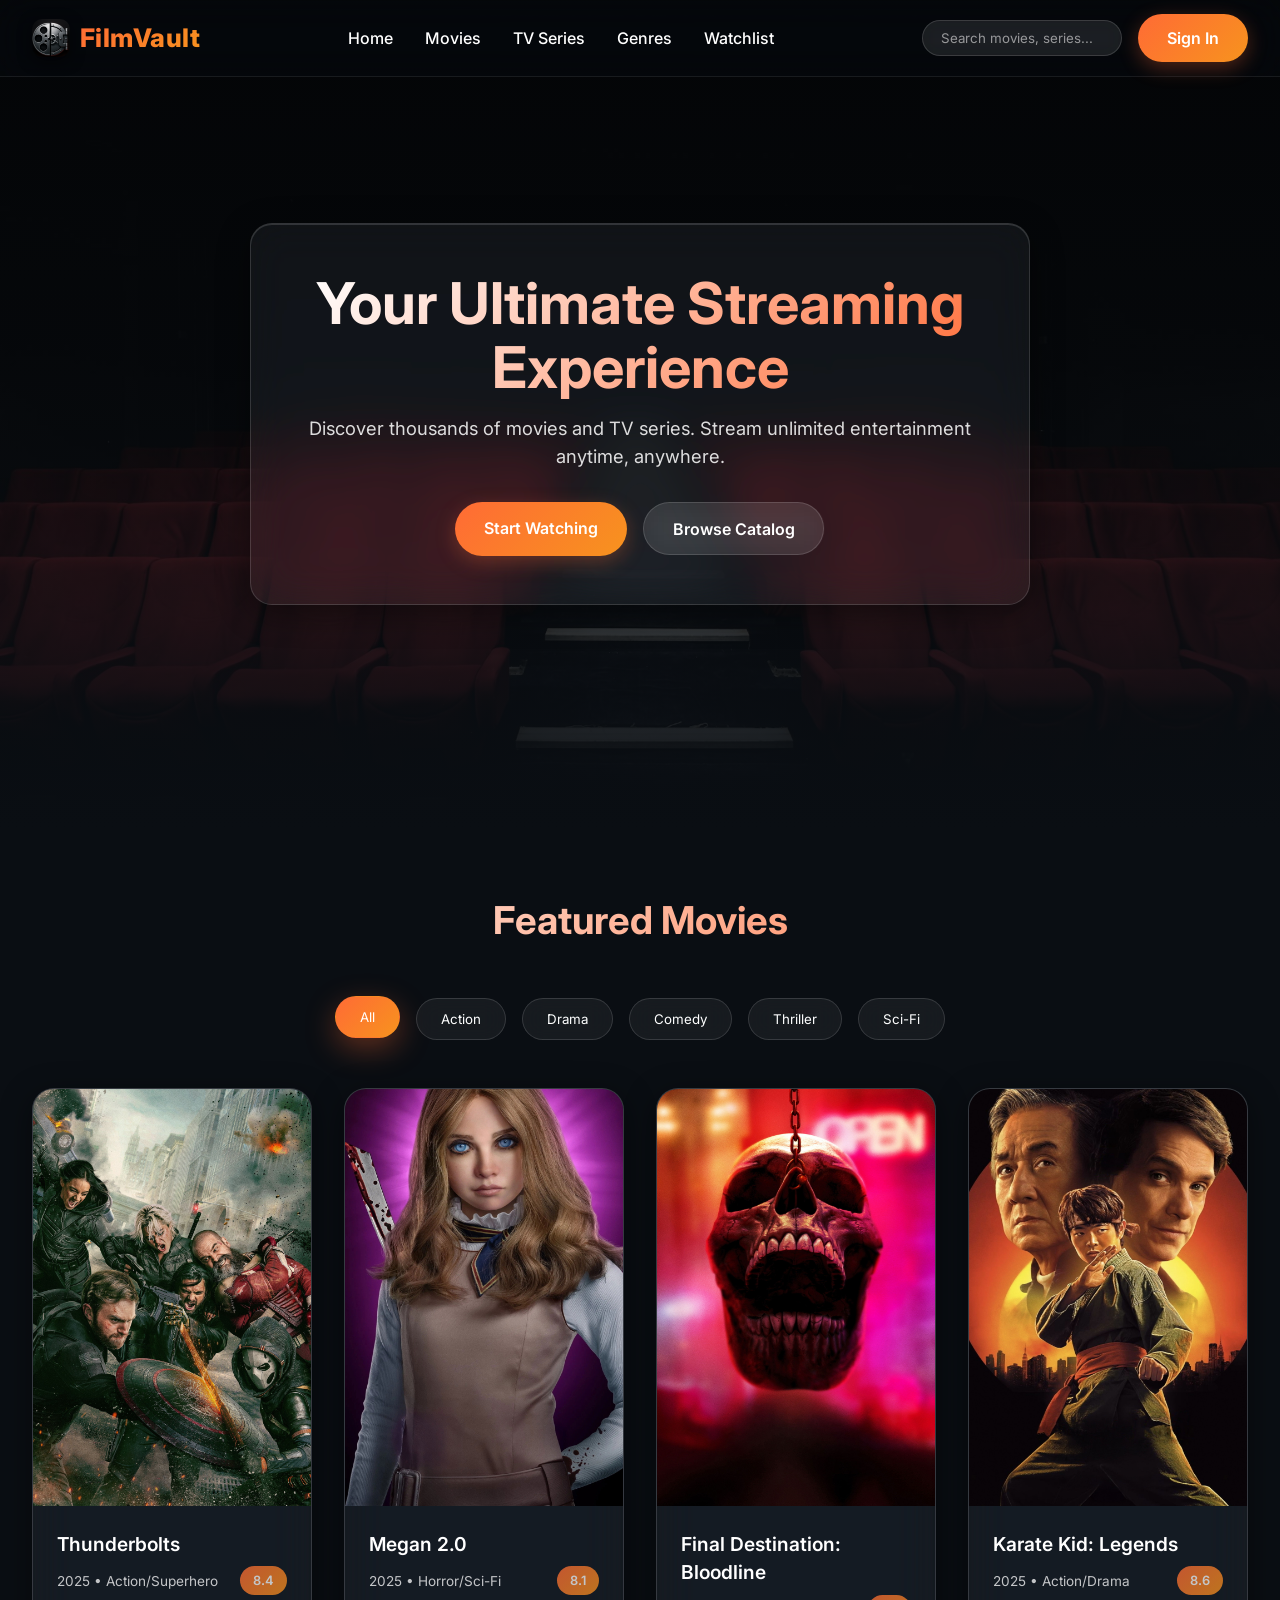
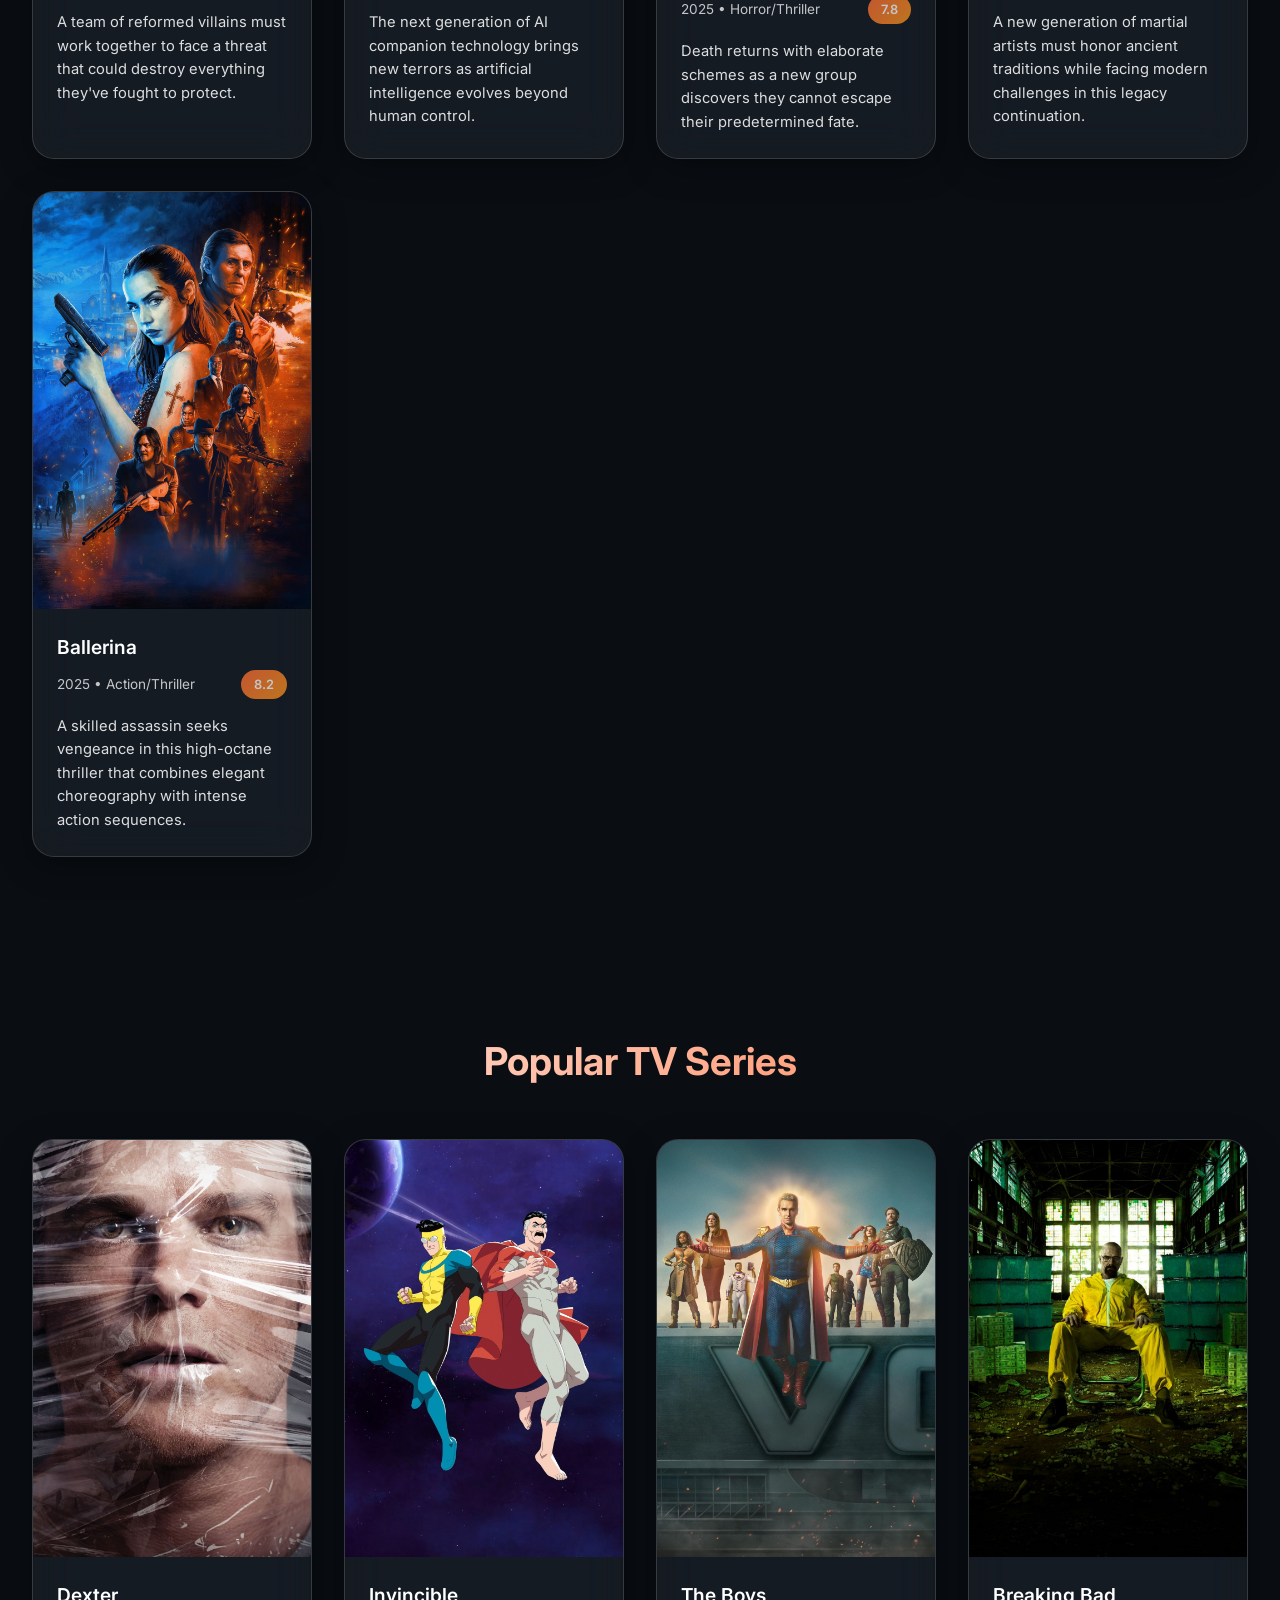
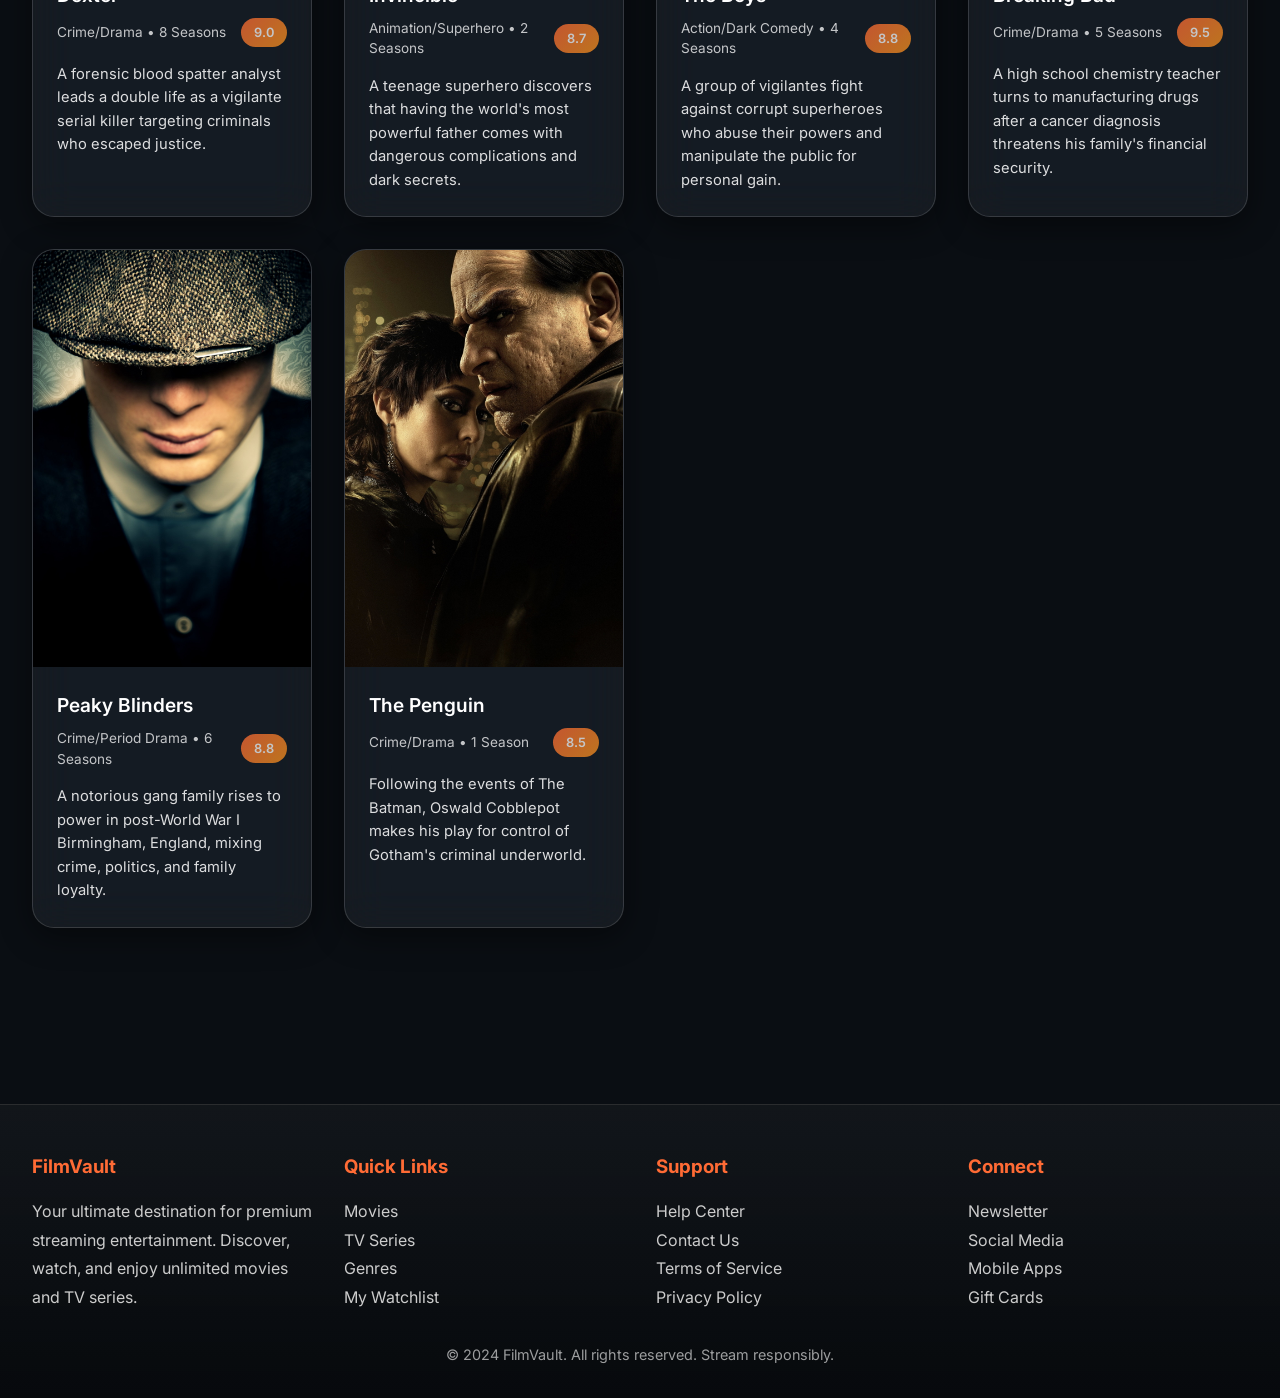
<file: index.html>
<!DOCTYPE html>
<html lang="en">
<head>
    <meta charset="UTF-8">
    <meta name="viewport" content="width=device-width, initial-scale=1.0">
    <title>FilmVault - Your Ultimate Streaming Experience</title>
    <link rel="preconnect" href="https://fonts.googleapis.com">
    <link rel="preconnect" href="https://fonts.gstatic.com" crossorigin>
    <link href="https://fonts.googleapis.com/css2?family=Inter:wght@400;500;600;700;800&display=swap" rel="stylesheet">
    <link rel="stylesheet" href="assets/css/style.css">
</head>
<body>
    <!-- Header -->
    <header class="header">
        <nav class="navbar">
            <div class="logo">
                <img src="assets/images/logo-icon.png" alt="" class="logo-icon">
                <span class="logo-text">FilmVault</span>
            </div>
            <ul class="nav-menu">
                <li><a href="#home">Home</a></li>
                <li><a href="#movies">Movies</a></li>
                <li><a href="#series">TV Series</a></li>
                <li><a href="genre.html">Genres</a></li>
                <li><a href="watchlist.html">Watchlist</a></li>
            </ul>
            <div class="search-container">
                <input type="text" class="search-box" placeholder="Search movies, series...">
                <button class="btn btn-primary">Sign In</button>
            </div>
        </nav>
    </header>

    <!-- Hero Section -->
    <section id="home" class="hero">
        <div class="hero-content glass">
            <h1>Your Ultimate Streaming Experience</h1>
            <p>Discover thousands of movies and TV series. Stream unlimited entertainment anytime, anywhere.</p>
            <div class="cta-buttons">
                <a href="#movies" class="btn btn-primary">Start Watching</a>
                <a href="#browse" class="btn btn-secondary">Browse Catalog</a>
            </div>
        </div>
    </section>

    <!-- Featured Movies -->
    <section id="movies" class="section">
        <h2>Featured Movies</h2>
        <div class="categories">
            <button class="category-btn active">All</button>
            <button class="category-btn">Action</button>
            <button class="category-btn">Drama</button>
            <button class="category-btn">Comedy</button>
            <button class="category-btn">Thriller</button>
            <button class="category-btn">Sci-Fi</button>
        </div>
        <div class="content-grid" id="movies-grid">
            <div class="content-card">
                <div class="card-image">
                    <img src="assets/images/posters/thunderbolts.jpg" alt="Thunderbolts Poster">
                </div>
                <div class="card-content">
                    <h3 class="card-title">Thunderbolts</h3>
                    <div class="card-meta">
                        <span>2025 • Action/Superhero</span>
                        <span class="rating">8.4</span>
                    </div>
                    <p class="card-description">A team of reformed villains must work together to face a threat that could destroy everything they've fought to protect.</p>
                </div>
            </div>
            <div class="content-card">
                <div class="card-image">
                    <img src="assets/images/posters/m3gan-2.jpg" alt="Megan 2.0 Poster">
                </div>
                <div class="card-content">
                    <h3 class="card-title">Megan 2.0</h3>
                    <div class="card-meta">
                        <span>2025 • Horror/Sci-Fi</span>
                        <span class="rating">8.1</span>
                    </div>
                    <p class="card-description">The next generation of AI companion technology brings new terrors as artificial intelligence evolves beyond human control.</p>
                </div>
            </div>
            <div class="content-card">
                <div class="card-image">
                    <img src="assets/images/posters/bloodlines.jpg" alt="Bloodline Poster">
                </div>
                <div class="card-content">
                    <h3 class="card-title">Final Destination: Bloodline</h3>
                    <div class="card-meta">
                        <span>2025 • Horror/Thriller</span>
                        <span class="rating">7.8</span>
                    </div>
                    <p class="card-description">Death returns with elaborate schemes as a new group discovers they cannot escape their predetermined fate.</p>
                </div>
            </div>
            <div class="content-card">
                <div class="card-image">
                    <img src="assets/images/posters/karate-kid-legends.jpg" alt="Karate Kid Legends Poster">
                </div>
                <div class="card-content">
                    <h3 class="card-title">Karate Kid: Legends</h3>
                    <div class="card-meta">
                        <span>2025 • Action/Drama</span>
                        <span class="rating">8.6</span>
                    </div>
                    <p class="card-description">A new generation of martial artists must honor ancient traditions while facing modern challenges in this legacy continuation.</p>
                </div>
            </div>
            <div class="content-card">
                <div class="card-image">
                    <img src="assets/images/posters/ballerina.jpg" alt="Ballerina Poster">
                </div>
                <div class="card-content">
                    <h3 class="card-title">Ballerina</h3>
                    <div class="card-meta">
                        <span>2025 • Action/Thriller</span>
                        <span class="rating">8.2</span>
                    </div>
                    <p class="card-description">A skilled assassin seeks vengeance in this high-octane thriller that combines elegant choreography with intense action sequences.</p>
                </div>
            </div>
        </div>
    </section>

    <!-- TV Series -->
    <section id="series" class="section">
        <h2>Popular TV Series</h2>
        <div class="content-grid" id="series-grid">
            <div class="content-card">
                <div class="card-image">
                    <img src="assets/images/posters/dexter.jpg" alt="Dexter Poster">
                </div>
                <div class="card-content">
                    <h3 class="card-title">Dexter</h3>
                    <div class="card-meta">
                        <span>Crime/Drama • 8 Seasons</span>
                        <span class="rating">9.0</span>
                    </div>
                    <p class="card-description">A forensic blood spatter analyst leads a double life as a vigilante serial killer targeting criminals who escaped justice.</p>
                </div>
            </div>
            <div class="content-card">
                <div class="card-image">
                    <img src="assets/images/posters/invincible.jpg" alt="Invincible Poster">
                </div>
                <div class="card-content">
                    <h3 class="card-title">Invincible</h3>
                    <div class="card-meta">
                        <span>Animation/Superhero • 2 Seasons</span>
                        <span class="rating">8.7</span>
                    </div>
                    <p class="card-description">A teenage superhero discovers that having the world's most powerful father comes with dangerous complications and dark secrets.</p>
                </div>
            </div>
            <div class="content-card">
                <div class="card-image">
                    <img src="assets/images/posters/the-boys.jpg" alt="The Boys Poster">
                </div>
                <div class="card-content">
                    <h3 class="card-title">The Boys</h3>
                    <div class="card-meta">
                        <span>Action/Dark Comedy • 4 Seasons</span>
                        <span class="rating">8.8</span>
                    </div>
                    <p class="card-description">A group of vigilantes fight against corrupt superheroes who abuse their powers and manipulate the public for personal gain.</p>
                </div>
            </div>
            <div class="content-card">
                <div class="card-image">
                    <img src="assets/images/posters/breaking-bad.jpg" alt="Breaking Bad Poster">
                </div>
                <div class="card-content">
                    <h3 class="card-title">Breaking Bad</h3>
                    <div class="card-meta">
                        <span>Crime/Drama • 5 Seasons</span>
                        <span class="rating">9.5</span>
                    </div>
                    <p class="card-description">A high school chemistry teacher turns to manufacturing drugs after a cancer diagnosis threatens his family's financial security.</p>
                </div>
            </div>
            <div class="content-card">
                <div class="card-image">
                    <img src="assets/images/posters/peaky-blinders.jpg" alt="Peaky Blinders Poster">
                </div>
                <div class="card-content">
                    <h3 class="card-title">Peaky Blinders</h3>
                    <div class="card-meta">
                        <span>Crime/Period Drama • 6 Seasons</span>
                        <span class="rating">8.8</span>
                    </div>
                    <p class="card-description">A notorious gang family rises to power in post-World War I Birmingham, England, mixing crime, politics, and family loyalty.</p>
                </div>
            </div>
            <div class="content-card">
                <div class="card-image">
                    <img src="assets/images/posters/the-penguin.jpg" alt="The Penguin Poster">
                </div>
                <div class="card-content">
                    <h3 class="card-title">The Penguin</h3>
                    <div class="card-meta">
                        <span>Crime/Drama • 1 Season</span>
                        <span class="rating">8.5</span>
                    </div>
                    <p class="card-description">Following the events of The Batman, Oswald Cobblepot makes his play for control of Gotham's criminal underworld.</p>
                </div>
            </div>
        </div>
    </section>

    <!-- Footer -->
    <footer class="footer">
        <div class="footer-content">
            <div class="footer-section">
                <h3>FilmVault</h3>
                <p>Your ultimate destination for premium streaming entertainment. Discover, watch, and enjoy unlimited movies and TV series.</p>
            </div>
            <div class="footer-section">
                <h3>Quick Links</h3>
                <p><a href="#movies">Movies</a></p>
                <p><a href="#series">TV Series</a></p>
                <p><a href="genre.html">Genres</a></p>
                <p><a href="watchlist.html">My Watchlist</a></p>
            </div>
            <div class="footer-section">
                <h3>Support</h3>
                <p><a href="#">Help Center</a></p>
                <p><a href="#">Contact Us</a></p>
                <p><a href="#">Terms of Service</a></p>
                <p><a href="#">Privacy Policy</a></p>
            </div>
            <div class="footer-section">
                <h3>Connect</h3>
                <p><a href="#">Newsletter</a></p>
                <p><a href="#">Social Media</a></p>
                <p><a href="#">Mobile Apps</a></p>
                <p><a href="#">Gift Cards</a></p>
            </div>
        </div>
        <p>© 2024 FilmVault. All rights reserved. Stream responsibly.</p>
    </footer>

    <script src="assets/js/script.js"></script>
</body>
</html>
</file>
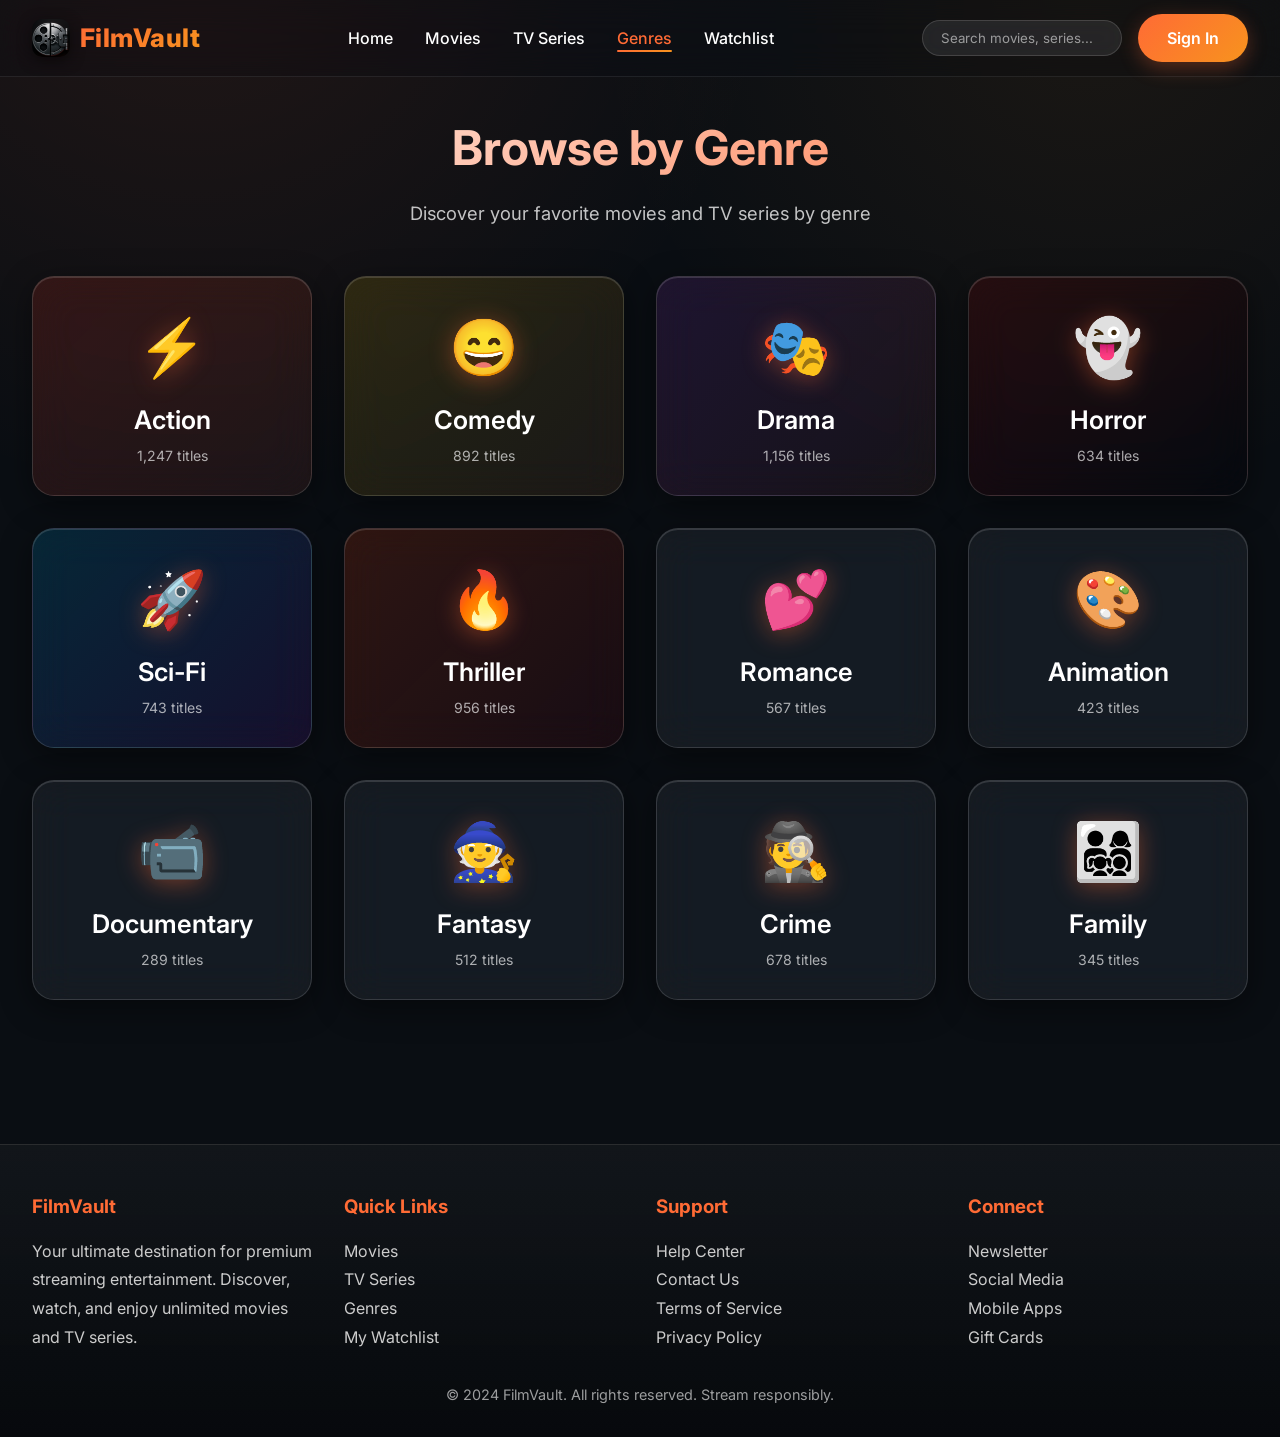
<file: genre.html>
<!DOCTYPE html>
<html lang="en">
<head>
    <meta charset="UTF-8">
    <meta name="viewport" content="width=device-width, initial-scale=1.0">
    <title>FilmVault - Browse by Genre</title>
    <link rel="preconnect" href="https://fonts.googleapis.com">
    <link rel="preconnect" href="https://fonts.gstatic.com" crossorigin>
    <link href="https://fonts.googleapis.com/css2?family=Inter:wght@400;500;600;700;800&display=swap" rel="stylesheet">
    <link rel="stylesheet" href="assets/css/style.css">
</head>
<body>
    <!-- Header -->
    <header class="header">
        <nav class="navbar">
            <div class="logo">
                <img src="assets/images/logo-icon.png" alt="" class="logo-icon">
                <span class="logo-text">FilmVault</span>
            </div>
            <ul class="nav-menu">
                <li><a href="index.html#home">Home</a></li>
                <li><a href="index.html#movies">Movies</a></li>
                <li><a href="index.html#series">TV Series</a></li>
                <li><a href="genre.html" class="active">Genres</a></li>
                <li><a href="watchlist.html">Watchlist</a></li>
            </ul>

            <div class="search-container">
                <input type="text" class="search-box" placeholder="Search movies, series...">
                <button class="btn btn-primary">Sign In</button>
            </div>
        </nav>
    </header>

    <!-- Main Content -->
    <main class="main-content">
        <h1 class="page-title">Browse by Genre</h1>
        <p class="page-subtitle">Discover your favorite movies and TV series by genre</p>

        <div class="genre-grid">
            <div class="genre-card action" onclick="location.href='index.html?genre=Action#movies'">
                <div class="genre-content">
                    <div class="genre-icon">⚡</div>
                    <h3 class="genre-title">Action</h3>
                    <p class="genre-count">1,247 titles</p>
                </div>
            </div>

            <div class="genre-card comedy" onclick="location.href='index.html?genre=Comedy#movies'">
                <div class="genre-content">
                    <div class="genre-icon">😄</div>
                    <h3 class="genre-title">Comedy</h3>
                    <p class="genre-count">892 titles</p>
                </div>
            </div>

            <div class="genre-card drama" onclick="location.href='index.html?genre=Drama#movies'">
                <div class="genre-content">
                    <div class="genre-icon">🎭</div>
                    <h3 class="genre-title">Drama</h3>
                    <p class="genre-count">1,156 titles</p>
                </div>
            </div>

            <div class="genre-card horror" onclick="location.href='index.html?genre=Horror#movies'">
                <div class="genre-content">
                    <div class="genre-icon">👻</div>
                    <h3 class="genre-title">Horror</h3>
                    <p class="genre-count">634 titles</p>
                </div>
            </div>

            <div class="genre-card sci-fi" onclick="location.href='index.html?genre=Sci-Fi#movies'">
                <div class="genre-content">
                    <div class="genre-icon">🚀</div>
                    <h3 class="genre-title">Sci-Fi</h3>
                    <p class="genre-count">743 titles</p>
                </div>
            </div>

            <div class="genre-card thriller" onclick="location.href='index.html?genre=Thriller#movies'">
                <div class="genre-content">
                    <div class="genre-icon">🔥</div>
                    <h3 class="genre-title">Thriller</h3>
                    <p class="genre-count">956 titles</p>
                </div>
            </div>

            <div class="genre-card" onclick="location.href='index.html?genre=Romance#movies'">
                <div class="genre-content">
                    <div class="genre-icon">💕</div>
                    <h3 class="genre-title">Romance</h3>
                    <p class="genre-count">567 titles</p>
                </div>
            </div>

            <div class="genre-card" onclick="location.href='index.html?genre=Animation#movies'">
                <div class="genre-content">
                    <div class="genre-icon">🎨</div>
                    <h3 class="genre-title">Animation</h3>
                    <p class="genre-count">423 titles</p>
                </div>
            </div>

            <div class="genre-card" onclick="location.href='index.html?genre=Documentary#movies'">
                <div class="genre-content">
                    <div class="genre-icon">📹</div>
                    <h3 class="genre-title">Documentary</h3>
                    <p class="genre-count">289 titles</p>
                </div>
            </div>

            <div class="genre-card" onclick="location.href='index.html?genre=Fantasy#movies'">
                <div class="genre-content">
                    <div class="genre-icon">🧙</div>
                    <h3 class="genre-title">Fantasy</h3>
                    <p class="genre-count">512 titles</p>
                </div>
            </div>

            <div class="genre-card" onclick="location.href='index.html?genre=Crime#movies'">
                <div class="genre-content">
                    <div class="genre-icon">🕵️</div>
                    <h3 class="genre-title">Crime</h3>
                    <p class="genre-count">678 titles</p>
                </div>
            </div>

            <div class="genre-card" onclick="location.href='index.html?genre=Family#movies'">
                <div class="genre-content">
                    <div class="genre-icon">👨‍👩‍👧‍👦</div>
                    <h3 class="genre-title">Family</h3>
                    <p class="genre-count">345 titles</p>
                </div>
            </div>
        </div>
    </main>

    <!-- Footer -->
    <footer class="footer">
        <div class="footer-content">
            <div class="footer-section">
                <h3>FilmVault</h3>
                <p>Your ultimate destination for premium streaming entertainment. Discover, watch, and enjoy unlimited movies and TV series.</p>
            </div>
            <div class="footer-section">
                <h3>Quick Links</h3>
                <p><a href="index.html#movies">Movies</a></p>
                <p><a href="index.html#series">TV Series</a></p>
                <p><a href="genre.html">Genres</a></p>
                <p><a href="watchlist.html">My Watchlist</a></p>

            </div>
            <div class="footer-section">
                <h3>Support</h3>
                <p><a href="#">Help Center</a></p>
                <p><a href="#">Contact Us</a></p>
                <p><a href="#">Terms of Service</a></p>
                <p><a href="#">Privacy Policy</a></p>
            </div>
            <div class="footer-section">
                <h3>Connect</h3>
                <p><a href="#">Newsletter</a></p>
                <p><a href="#">Social Media</a></p>
                <p><a href="#">Mobile Apps</a></p>
                <p><a href="#">Gift Cards</a></p>
            </div>
        </div>
        <p>© 2024 FilmVault. All rights reserved. Stream responsibly.</p>
    </footer>
</body>
</html>
</file>
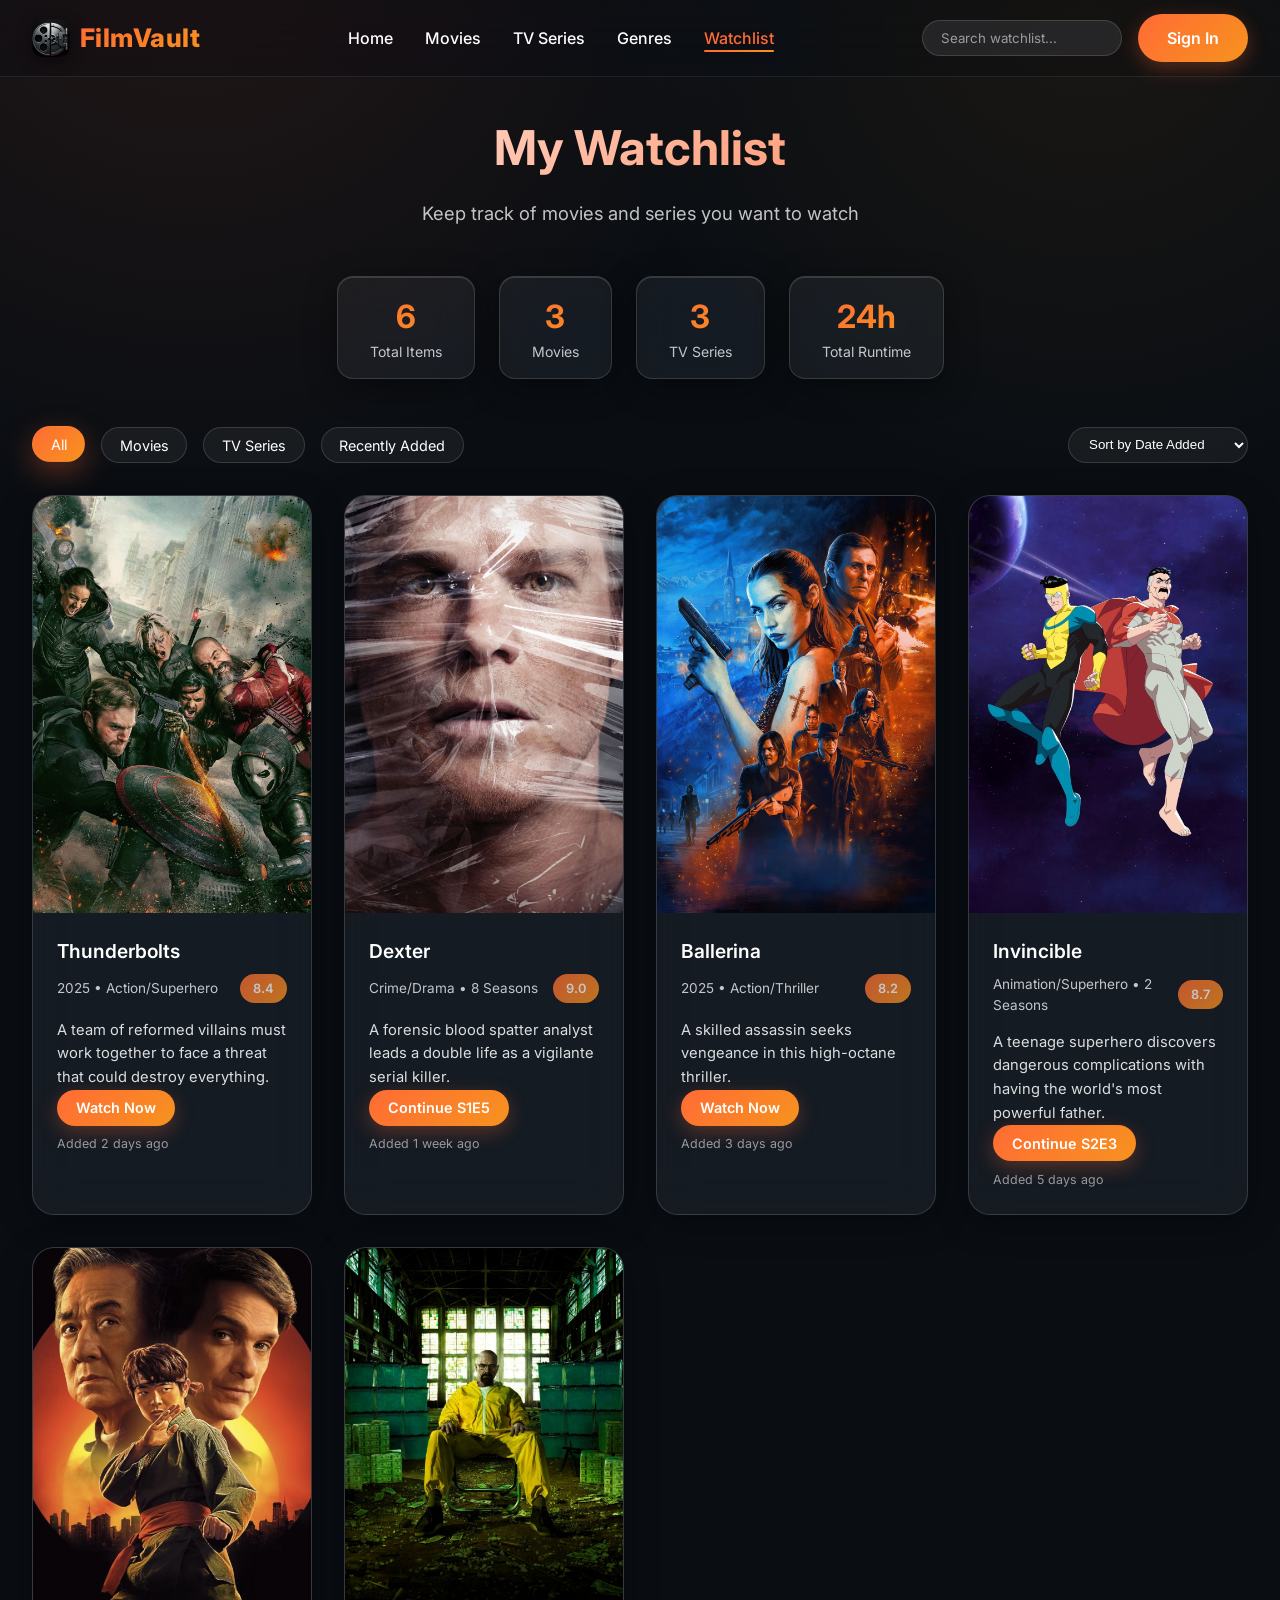
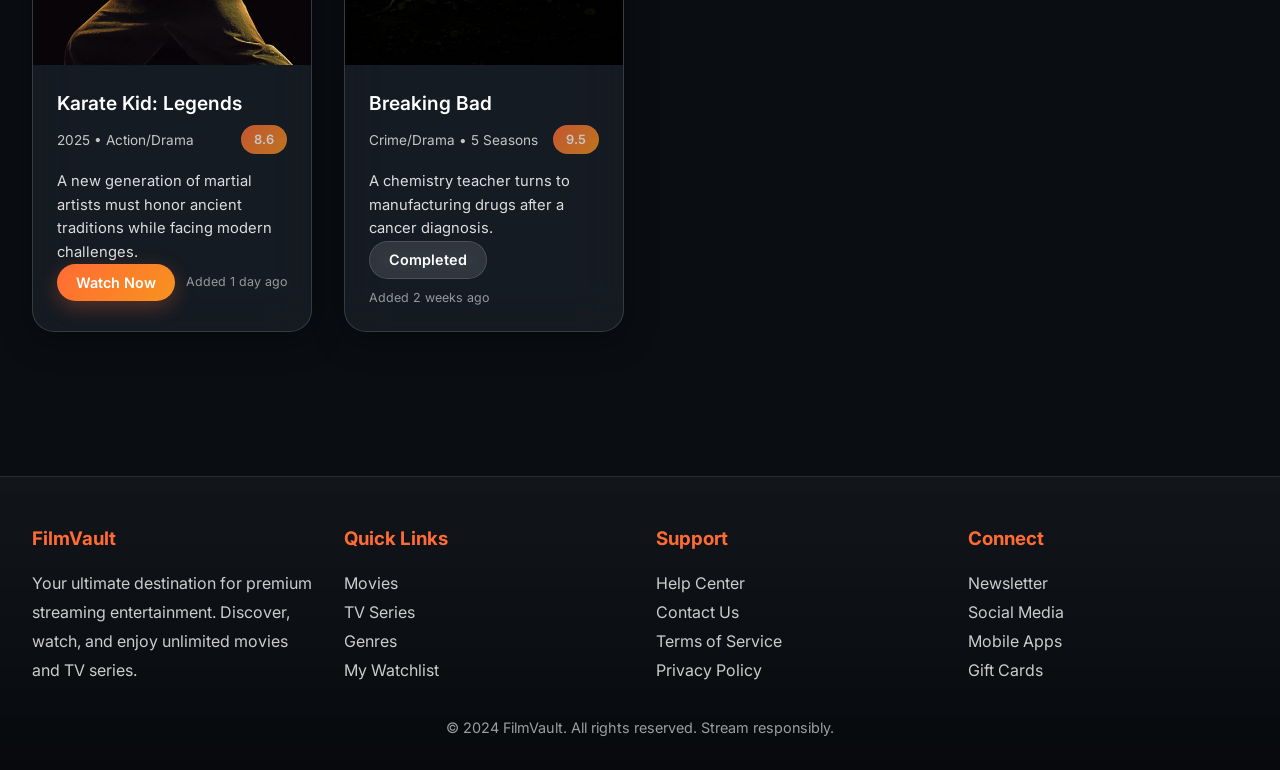
<file: watchlist.html>
<!DOCTYPE html>
<html lang="en">
<head>
    <meta charset="UTF-8">
    <meta name="viewport" content="width=device-width, initial-scale=1.0">
    <title>FilmVault - My Watchlist</title>
    <link rel="preconnect" href="https://fonts.googleapis.com">
    <link rel="preconnect" href="https://fonts.gstatic.com" crossorigin>
    <link href="https://fonts.googleapis.com/css2?family=Inter:wght@400;500;600;700;800&display=swap" rel="stylesheet">
    <link rel="stylesheet" href="assets/css/style.css">
</head>
<body>
    <!-- Header -->
    <header class="header">
        <nav class="navbar">
            <div class="logo">
                <img src="assets/images/logo-icon.png" alt="" class="logo-icon">
                <span class="logo-text">FilmVault</span>
            </div>
           <ul class="nav-menu">
                <li><a href="index.html#home">Home</a></li>
                <li><a href="index.html#movies">Movies</a></li>
                <li><a href="index.html#series">TV Series</a></li>
                <li><a href="genre.html">Genres</a></li>
                <li><a href="watchlist.html" class="active">Watchlist</a></li>
            </ul>

            <div class="search-container">
                <input type="text" class="search-box" placeholder="Search watchlist...">
                <button class="btn btn-primary">Sign In</button>
            </div>
        </nav>
    </header>

    <!-- Main Content -->
    <main class="main-content">
        <div class="page-header">
            <h1 class="page-title">My Watchlist</h1>
            <p class="page-subtitle">Keep track of movies and series you want to watch</p>
            
            <div class="watchlist-stats">
                <div class="stat-item">
                    <div class="stat-number" id="statTotalItems">12</div>
                    <div class="stat-label">Total Items</div>
                </div>
                <div class="stat-item">
                    <div class="stat-number" id="statMovies">8</div>
                    <div class="stat-label">Movies</div>
                </div>
                <div class="stat-item">
                    <div class="stat-number" id="statSeries">4</div>
                    <div class="stat-label">TV Series</div>
                </div>
                <div class="stat-item">
                    <div class="stat-number">24h</div>
                    <div class="stat-label">Total Runtime</div>
                </div>
            </div>
        </div>

        <!-- Filter Bar -->
        <div class="filter-bar">
            <div class="filter-options">
                <button class="filter-btn active" data-filter="all">All</button>
                <button class="filter-btn" data-filter="movie">Movies</button>
                <button class="filter-btn" data-filter="series">TV Series</button>
                <button class="filter-btn" data-filter="recent">Recently Added</button>
            </div>
            <select class="sort-dropdown" id="sortDropdown">
                <option value="date-added">Sort by Date Added</option>
                <option value="title">Sort by Title</option>
                <option value="rating">Sort by Rating</option>
                <option value="year">Sort by Release Year</option>
            </select>
        </div>

        <!-- Watchlist Grid -->
        <div class="watchlist-grid" id="watchlistGrid">
            <div class="watchlist-card" data-id="thunderbolts" data-type="movie" data-year="2025" data-added-days="2">
                <div class="card-image">
                    <img src="assets/images/posters/thunderbolts.jpg" alt="Thunderbolts">
                    <div class="card-overlay">
                        <button class="play-button">▶</button>
                    </div>
                    <div class="card-actions">
                        <button class="btn btn-remove">Remove</button>
                    </div>
                </div>
                <div class="card-content">
                    <h3 class="card-title">Thunderbolts</h3>
                    <div class="card-meta">
                        <span>2025 • Action/Superhero</span>
                        <span class="rating">8.4</span>
                    </div>
                    <p class="card-description">A team of reformed villains must work together to face a threat that could destroy everything.</p>
                    <div class="card-footer">
                        <button class="btn btn-primary">Watch Now</button>
                        <span class="date-added">Added 2 days ago</span>
                    </div>
                </div>
            </div>

            <div class="watchlist-card" data-id="dexter" data-type="series" data-year="2006" data-added-days="7">
                <div class="card-image">
                    <img src="assets/images/posters/dexter.jpg" alt="Dexter">
                    <div class="card-overlay">
                        <button class="play-button">▶</button>
                    </div>
                    <div class="card-actions">
                        <button class="btn btn-remove">Remove</button>
                    </div>
                </div>
                <div class="card-content">
                    <h3 class="card-title">Dexter</h3>
                    <div class="card-meta">
                        <span>Crime/Drama • 8 Seasons</span>
                        <span class="rating">9.0</span>
                    </div>
                    <p class="card-description">A forensic blood spatter analyst leads a double life as a vigilante serial killer.</p>
                    <div class="card-footer">
                        <button class="btn btn-primary">Continue S1E5</button>
                        <span class="date-added">Added 1 week ago</span>
                    </div>
                </div>
            </div>

            <div class="watchlist-card" data-id="ballerina" data-type="movie" data-year="2025" data-added-days="3">
                <div class="card-image">
                    <img src="assets/images/posters/ballerina.jpg" alt="Ballerina">
                    <div class="card-overlay">
                        <button class="play-button">▶</button>
                    </div>
                    <div class="card-actions">
                        <button class="btn btn-remove">Remove</button>
                    </div>
                </div>
                <div class="card-content">
                    <h3 class="card-title">Ballerina</h3>
                    <div class="card-meta">
                        <span>2025 • Action/Thriller</span>
                        <span class="rating">8.2</span>
                    </div>
                    <p class="card-description">A skilled assassin seeks vengeance in this high-octane thriller.</p>
                    <div class="card-footer">
                        <button class="btn btn-primary">Watch Now</button>
                        <span class="date-added">Added 3 days ago</span>
                    </div>
                </div>
            </div>

            <div class="watchlist-card" data-id="invincible" data-type="series" data-year="2021" data-added-days="5">
                <div class="card-image">
                    <img src="assets/images/posters/invincible.jpg" alt="Invincible">
                    <div class="card-overlay">
                        <button class="play-button">▶</button>
                    </div>
                    <div class="card-actions">
                        <button class="btn btn-remove">Remove</button>
                    </div>
                </div>
                <div class="card-content">
                    <h3 class="card-title">Invincible</h3>
                    <div class="card-meta">
                        <span>Animation/Superhero • 2 Seasons</span>
                        <span class="rating">8.7</span>
                    </div>
                    <p class="card-description">A teenage superhero discovers dangerous complications with having the world's most powerful father.</p>
                    <div class="card-footer">
                        <button class="btn btn-primary">Continue S2E3</button>
                        <span class="date-added">Added 5 days ago</span>
                    </div>
                </div>
            </div>

            <div class="watchlist-card" data-id="karate-kid-legends" data-type="movie" data-year="2025" data-added-days="1">
                <div class="card-image">
                    <img src="assets/images/posters/karate-kid-legends.jpg" alt="Karate Kid: Legends">
                    <div class="card-overlay">
                        <button class="play-button">▶</button>
                    </div>
                    <div class="card-actions">
                        <button class="btn btn-remove">Remove</button>
                    </div>
                </div>
                <div class="card-content">
                    <h3 class="card-title">Karate Kid: Legends</h3>
                    <div class="card-meta">
                        <span>2025 • Action/Drama</span>
                        <span class="rating">8.6</span>
                    </div>
                    <p class="card-description">A new generation of martial artists must honor ancient traditions while facing modern challenges.</p>
                    <div class="card-footer">
                        <button class="btn btn-primary">Watch Now</button>
                        <span class="date-added">Added 1 day ago</span>
                    </div>
                </div>
            </div>

            <div class="watchlist-card" data-id="breaking-bad" data-type="series" data-year="2008" data-added-days="14">
                <div class="card-image">
                    <img src="assets/images/posters/breaking-bad.jpg" alt="Breaking Bad">
                    <div class="card-overlay">
                        <button class="play-button">▶</button>
                    </div>
                    <div class="card-actions">
                        <button class="btn btn-remove">Remove</button>
                    </div>
                </div>
                <div class="card-content">
                    <h3 class="card-title">Breaking Bad</h3>
                    <div class="card-meta">
                        <span>Crime/Drama • 5 Seasons</span>
                        <span class="rating">9.5</span>
                    </div>
                    <p class="card-description">A chemistry teacher turns to manufacturing drugs after a cancer diagnosis.</p>
                    <div class="card-footer">
                        <button class="btn btn-secondary">Completed</button>
                        <span class="date-added">Added 2 weeks ago</span>
                    </div>
                </div>
            </div>
        </div>

        <!-- Empty State (hidden when items exist) -->
        <div class="empty-state" id="emptyState" style="display: none;">
            <div class="empty-icon">📺</div>
            <h3 class="empty-title">Your watchlist is empty</h3>
            <p class="empty-description">Start adding movies and TV series you want to watch later</p>
            <a href="index.html" class="btn btn-primary">Browse Content</a>
        </div>
    </main>

    <!-- Footer -->
    <footer class="footer">
        <div class="footer-content">
            <div class="footer-section">
                <h3>FilmVault</h3>
                <p>Your ultimate destination for premium streaming entertainment. Discover, watch, and enjoy unlimited movies and TV series.</p>
            </div>
            <div class="footer-section">
                <h3>Quick Links</h3>
                <p><a href="index.html#movies">Movies</a></p>
                <p><a href="index.html#series">TV Series</a></p>
                <p><a href="genre.html">Genres</a></p>
                <p><a href="watchlist.html">My Watchlist</a></p>
            </div>

            <div class="footer-section">
                <h3>Support</h3>
                <p><a href="#">Help Center</a></p>
                <p><a href="#">Contact Us</a></p>
                <p><a href="#">Terms of Service</a></p>
                <p><a href="#">Privacy Policy</a></p>
            </div>
            <div class="footer-section">
                <h3>Connect</h3>
                <p><a href="#">Newsletter</a></p>
                <p><a href="#">Social Media</a></p>
                <p><a href="#">Mobile Apps</a></p>
                <p><a href="#">Gift Cards</a></p>
            </div>
        </div>
        <p>© 2024 FilmVault. All rights reserved. Stream responsibly.</p>
    </footer>

    <script src="assets/js/watchlist.js"></script>
</body>
</html>
</file>
<file: assets/css/style.css>
/* =========================================================
   FilmVault — shared stylesheet
   Design system: dark theme + "liquid glass" (frosted glass)
   surfaces. Loaded by index.html, genre.html, watchlist.html.
   ========================================================= */

*,
*::before,
*::after {
    margin: 0;
    padding: 0;
    box-sizing: border-box;
}

:root {
    --bg: #0a0e13;
    --accent-1: #ff6b35;
    --accent-2: #f7931e;
    --accent-gradient: linear-gradient(135deg, var(--accent-1), var(--accent-2));

    --glass-bg: rgba(255, 255, 255, 0.055);
    --glass-bg-strong: rgba(255, 255, 255, 0.09);
    --glass-border: rgba(255, 255, 255, 0.14);
    --glass-blur: blur(20px) saturate(180%);

    --radius-lg: 22px;
    --radius-md: 16px;
    --radius-sm: 12px;
    --radius-pill: 999px;

    --shadow-glass: 0 8px 32px rgba(0, 0, 0, 0.45), inset 0 1px 0 rgba(255, 255, 255, 0.14);
    --shadow-glass-hover: 0 24px 55px rgba(255, 107, 53, 0.28), inset 0 1px 0 rgba(255, 255, 255, 0.22);
    --shadow-accent: 0 10px 30px rgba(255, 107, 53, 0.35);

    --ease: cubic-bezier(0.4, 0, 0.2, 1);
}

html {
    scroll-behavior: smooth;
}

body {
    font-family: 'Inter', 'Segoe UI', Tahoma, Geneva, Verdana, sans-serif;
    background:
        radial-gradient(circle at 15% -10%, rgba(255, 107, 53, 0.10), transparent 40%),
        radial-gradient(circle at 85% 0%, rgba(247, 147, 30, 0.07), transparent 35%),
        var(--bg);
    background-attachment: fixed;
    color: #ffffff;
    overflow-x: hidden;
    line-height: 1.5;
}

::selection {
    background: var(--accent-1);
    color: #ffffff;
}

a {
    color: inherit;
}

button, input {
    font-family: inherit;
}

/* Generic glass surface utility */
.glass {
    background: var(--glass-bg);
    -webkit-backdrop-filter: var(--glass-blur);
    backdrop-filter: var(--glass-blur);
    border: 1px solid var(--glass-border);
    box-shadow: var(--shadow-glass);
}

/* ============ Header ============ */
.header {
    position: fixed;
    top: 0;
    width: 100%;
    background: rgba(10, 14, 19, 0.35);
    -webkit-backdrop-filter: blur(18px) saturate(160%);
    backdrop-filter: blur(18px) saturate(160%);
    border-bottom: 1px solid rgba(255, 255, 255, 0.08);
    z-index: 1000;
    transition: background 0.35s var(--ease), border-color 0.35s var(--ease);
}

.header.scrolled {
    background: rgba(10, 14, 19, 0.72);
    border-bottom-color: rgba(255, 255, 255, 0.12);
}

.navbar {
    display: flex;
    justify-content: space-between;
    align-items: center;
    padding: 0.9rem 2rem;
    max-width: 1400px;
    margin: 0 auto;
}

.logo {
    display: flex;
    align-items: center;
    gap: 0.6rem;
    font-size: 1.6rem;
    font-weight: 800;
    letter-spacing: 0.02em;
}

.logo-icon {
    width: 38px;
    height: 38px;
    border-radius: 10px;
    object-fit: cover;
    box-shadow: 0 4px 14px rgba(0, 0, 0, 0.5);
}

.logo-text {
    background: var(--accent-gradient);
    -webkit-background-clip: text;
    -webkit-text-fill-color: transparent;
    background-clip: text;
}

.nav-menu {
    display: flex;
    list-style: none;
    gap: 2rem;
}

.nav-menu a {
    position: relative;
    color: #ffffff;
    text-decoration: none;
    transition: color 0.3s ease;
    font-weight: 500;
    padding-bottom: 4px;
}

.nav-menu a::after {
    content: '';
    position: absolute;
    left: 0;
    bottom: 0;
    width: 0;
    height: 2px;
    background: var(--accent-gradient);
    border-radius: 2px;
    transition: width 0.3s var(--ease);
}

.nav-menu a:hover,
.nav-menu a.active {
    color: var(--accent-1);
}

.nav-menu a:hover::after,
.nav-menu a.active::after {
    width: 100%;
}

.search-container {
    display: flex;
    align-items: center;
    gap: 1rem;
}

.search-box {
    background: var(--glass-bg-strong);
    -webkit-backdrop-filter: blur(10px);
    backdrop-filter: blur(10px);
    border: 1px solid var(--glass-border);
    padding: 0.55rem 1.1rem;
    border-radius: var(--radius-pill);
    color: white;
    width: 200px;
    transition: width 0.3s var(--ease), background 0.3s var(--ease);
}

.search-box::placeholder {
    color: rgba(255, 255, 255, 0.55);
}

.search-box:focus {
    outline: none;
    width: 260px;
    background: rgba(255, 255, 255, 0.14);
    border-color: rgba(255, 107, 53, 0.4);
}

/* ============ Buttons ============ */
.btn {
    padding: 0.85rem 1.8rem;
    border: none;
    border-radius: var(--radius-pill);
    font-size: 1rem;
    font-weight: 600;
    cursor: pointer;
    transition: transform 0.3s var(--ease), box-shadow 0.3s var(--ease), background 0.3s var(--ease);
    text-decoration: none;
    display: inline-block;
}

.btn-primary {
    background: var(--accent-gradient);
    color: white;
    box-shadow: 0 6px 20px rgba(255, 107, 53, 0.3);
}

.btn-primary:hover {
    transform: translateY(-3px);
    box-shadow: var(--shadow-accent);
}

.btn-secondary {
    background: var(--glass-bg-strong);
    color: white;
    border: 1px solid var(--glass-border);
    -webkit-backdrop-filter: blur(12px);
    backdrop-filter: blur(12px);
}

.btn-secondary:hover {
    background: rgba(255, 255, 255, 0.16);
    transform: translateY(-3px);
    box-shadow: var(--shadow-glass-hover);
}

/* ============ Hero ============ */
.hero {
    position: relative;
    height: 92vh;
    min-height: 620px;
    background:
        linear-gradient(180deg, rgba(10, 14, 19, 0.35) 0%, rgba(10, 14, 19, 0.55) 45%, var(--bg) 100%),
        url('../images/hero-bg.jpg');
    background-size: cover;
    background-position: center;
    background-repeat: no-repeat;
    display: flex;
    align-items: center;
    justify-content: center;
    text-align: center;
}

.hero-content {
    max-width: 780px;
    margin: 0 2rem;
    padding: 3rem 3.5rem;
    border-radius: var(--radius-lg);
}

.hero h1 {
    font-size: 3.6rem;
    line-height: 1.1;
    margin-bottom: 1rem;
    background: linear-gradient(135deg, #ffffff, var(--accent-1));
    -webkit-background-clip: text;
    -webkit-text-fill-color: transparent;
    background-clip: text;
}

.hero p {
    font-size: 1.15rem;
    margin-bottom: 2rem;
    opacity: 0.85;
}

.cta-buttons {
    display: flex;
    gap: 1rem;
    justify-content: center;
    flex-wrap: wrap;
}

/* ============ Content Sections ============ */
.section {
    padding: 4rem 2rem;
    max-width: 1400px;
    margin: 0 auto;
}

.section h2 {
    font-size: 2.4rem;
    margin-bottom: 3rem;
    text-align: center;
    background: linear-gradient(135deg, #ffffff, var(--accent-1));
    -webkit-background-clip: text;
    -webkit-text-fill-color: transparent;
    background-clip: text;
}

/* Category / filter pills (shared look) */
.categories {
    display: flex;
    justify-content: center;
    gap: 1rem;
    margin-bottom: 3rem;
    flex-wrap: wrap;
}

.category-btn {
    padding: 0.75rem 1.5rem;
    background: var(--glass-bg);
    -webkit-backdrop-filter: blur(12px);
    backdrop-filter: blur(12px);
    border: 1px solid var(--glass-border);
    border-radius: var(--radius-pill);
    color: white;
    cursor: pointer;
    transition: all 0.3s var(--ease);
}

.category-btn:hover,
.category-btn.active {
    background: var(--accent-gradient);
    border-color: transparent;
    transform: translateY(-2px);
    box-shadow: var(--shadow-accent);
}

/* ============ Movie / TV poster grid ============ */
.content-grid {
    display: grid;
    /* auto-fill (not auto-fit): keeps empty column tracks reserved when
       category filtering hides cards, so remaining posters don't stretch
       to fill the row and balloon in size. */
    grid-template-columns: repeat(auto-fill, minmax(240px, 1fr));
    gap: 2rem;
    margin-bottom: 3rem;
}

.content-card {
    background: var(--glass-bg);
    -webkit-backdrop-filter: var(--glass-blur);
    backdrop-filter: var(--glass-blur);
    border: 1px solid var(--glass-border);
    box-shadow: var(--shadow-glass);
    border-radius: var(--radius-lg);
    overflow: hidden;
    transition: transform 0.35s var(--ease), box-shadow 0.35s var(--ease);
    cursor: pointer;
    display: flex;
    flex-direction: column;
}

.content-card:hover {
    transform: translateY(-10px);
    box-shadow: var(--shadow-glass-hover);
}

/* Uniform poster box — same aspect ratio everywhere regardless of
   source image size, so every card/banner reads as the same size. */
.card-image {
    aspect-ratio: 2 / 3;
    width: 100%;
    position: relative;
    overflow: hidden;
}

.card-image img {
    width: 100%;
    height: 100%;
    object-fit: cover;
    object-position: center;
    display: block;
    transition: transform 0.5s var(--ease);
}

.content-card:hover .card-image img {
    transform: scale(1.06);
}

.card-image::before {
    content: '';
    position: absolute;
    inset: 0;
    background: linear-gradient(45deg, transparent 30%, rgba(255, 255, 255, 0.12) 50%, transparent 70%);
    transform: translateX(-100%);
    transition: transform 0.6s ease;
    z-index: 1;
    pointer-events: none;
}

.content-card:hover .card-image::before {
    transform: translateX(100%);
}

.card-content {
    padding: 1.5rem;
    flex-grow: 1;
    display: flex;
    flex-direction: column;
}

.card-title {
    font-size: 1.2rem;
    font-weight: 600;
    margin-bottom: 0.5rem;
}

.card-meta {
    display: flex;
    justify-content: space-between;
    align-items: center;
    margin-bottom: 1rem;
    opacity: 0.75;
    font-size: 0.85rem;
    gap: 0.5rem;
}

.card-description {
    opacity: 0.85;
    line-height: 1.6;
    font-size: 0.92rem;
    flex-grow: 1;
}

.rating {
    background: var(--accent-gradient);
    color: white;
    padding: 0.3rem 0.8rem;
    border-radius: var(--radius-pill);
    font-size: 0.8rem;
    font-weight: 600;
    white-space: nowrap;
}

/* ============ Footer ============ */
.footer {
    background: linear-gradient(180deg, rgba(255, 255, 255, 0.03), rgba(0, 0, 0, 0.35));
    border-top: 1px solid var(--glass-border);
    padding: 3rem 2rem 2rem;
    text-align: center;
    margin-top: 4rem;
}

.footer-content {
    max-width: 1400px;
    margin: 0 auto;
    display: grid;
    grid-template-columns: repeat(auto-fit, minmax(250px, 1fr));
    gap: 2rem;
    margin-bottom: 2rem;
    text-align: left;
}

.footer-section h3 {
    color: var(--accent-1);
    margin-bottom: 1rem;
}

.footer-section p,
.footer-section a {
    color: #cccccc;
    text-decoration: none;
    line-height: 1.8;
}

.footer-section a:hover {
    color: var(--accent-1);
}

.footer > p {
    opacity: 0.6;
    font-size: 0.9rem;
}

/* ============ Genre page ============ */
.main-content {
    margin-top: 80px;
    padding: 2rem;
    max-width: 1400px;
    margin-left: auto;
    margin-right: auto;
}

.page-title {
    font-size: 3rem;
    margin-bottom: 1rem;
    text-align: center;
    background: linear-gradient(135deg, #ffffff, var(--accent-1));
    -webkit-background-clip: text;
    -webkit-text-fill-color: transparent;
    background-clip: text;
}

.page-subtitle {
    text-align: center;
    font-size: 1.15rem;
    opacity: 0.75;
    margin-bottom: 3rem;
}

.genre-grid {
    display: grid;
    grid-template-columns: repeat(auto-fit, minmax(280px, 1fr));
    gap: 2rem;
    margin-bottom: 3rem;
}

.genre-card {
    background: var(--glass-bg);
    -webkit-backdrop-filter: var(--glass-blur);
    backdrop-filter: var(--glass-blur);
    border: 1px solid var(--glass-border);
    box-shadow: var(--shadow-glass);
    border-radius: var(--radius-lg);
    overflow: hidden;
    transition: transform 0.4s var(--ease), box-shadow 0.4s var(--ease);
    cursor: pointer;
    position: relative;
    height: 220px;
    display: flex;
    align-items: center;
    justify-content: center;
}

.genre-card::before {
    content: '';
    position: absolute;
    inset: 0;
    background: linear-gradient(135deg, rgba(255, 107, 53, 0.12), rgba(247, 147, 30, 0.12), transparent);
    opacity: 0;
    transition: opacity 0.3s ease;
}

.genre-card:hover::before {
    opacity: 1;
}

.genre-card:hover {
    transform: translateY(-10px) scale(1.02);
    box-shadow: var(--shadow-glass-hover);
}

.genre-content {
    text-align: center;
    z-index: 2;
    position: relative;
}

.genre-icon {
    font-size: 3.5rem;
    margin-bottom: 0.75rem;
    filter: drop-shadow(0 4px 12px rgba(255, 107, 53, 0.4));
}

.genre-title {
    font-size: 1.6rem;
    font-weight: 600;
    margin-bottom: 0.4rem;
}

.genre-count {
    opacity: 0.65;
    font-size: 0.88rem;
}

.genre-card.action { background: linear-gradient(135deg, rgba(255, 60, 30, 0.14), rgba(255, 107, 53, 0.08)); }
.genre-card.comedy { background: linear-gradient(135deg, rgba(255, 215, 0, 0.12), rgba(247, 147, 30, 0.08)); }
.genre-card.drama { background: linear-gradient(135deg, rgba(168, 60, 200, 0.14), rgba(255, 107, 53, 0.06)); }
.genre-card.horror { background: linear-gradient(135deg, rgba(139, 0, 0, 0.18), rgba(0, 0, 0, 0.3)); }
.genre-card.sci-fi { background: linear-gradient(135deg, rgba(0, 191, 255, 0.14), rgba(147, 30, 247, 0.1)); }
.genre-card.thriller { background: linear-gradient(135deg, rgba(255, 69, 0, 0.16), rgba(139, 0, 0, 0.12)); }

/* ============ Watchlist page ============ */
.page-header {
    text-align: center;
    margin-bottom: 3rem;
}

.watchlist-stats {
    display: flex;
    justify-content: center;
    gap: 1.5rem;
    margin-bottom: 2rem;
    flex-wrap: wrap;
}

.stat-item {
    background: var(--glass-bg);
    -webkit-backdrop-filter: var(--glass-blur);
    backdrop-filter: var(--glass-blur);
    border: 1px solid var(--glass-border);
    box-shadow: var(--shadow-glass);
    padding: 1rem 2rem;
    border-radius: var(--radius-md);
    text-align: center;
}

.stat-number {
    font-size: 2rem;
    font-weight: bold;
    background: var(--accent-gradient);
    -webkit-background-clip: text;
    -webkit-text-fill-color: transparent;
    background-clip: text;
}

.stat-label {
    opacity: 0.75;
    font-size: 0.88rem;
}

.filter-bar {
    display: flex;
    justify-content: space-between;
    align-items: center;
    margin-bottom: 2rem;
    flex-wrap: wrap;
    gap: 1rem;
}

.filter-options {
    display: flex;
    gap: 1rem;
    flex-wrap: wrap;
}

.filter-btn {
    padding: 0.55rem 1.1rem;
    background: var(--glass-bg);
    -webkit-backdrop-filter: blur(12px);
    backdrop-filter: blur(12px);
    border: 1px solid var(--glass-border);
    border-radius: var(--radius-pill);
    color: white;
    cursor: pointer;
    transition: all 0.3s var(--ease);
    font-size: 0.9rem;
}

.filter-btn:hover,
.filter-btn.active {
    background: var(--accent-gradient);
    border-color: transparent;
    transform: translateY(-1px);
    box-shadow: var(--shadow-accent);
}

.sort-dropdown {
    background: var(--glass-bg);
    -webkit-backdrop-filter: blur(12px);
    backdrop-filter: blur(12px);
    border: 1px solid var(--glass-border);
    padding: 0.55rem 1rem;
    border-radius: var(--radius-pill);
    color: white;
    cursor: pointer;
}

.sort-dropdown option {
    background: #12171f;
    color: white;
}

.watchlist-grid {
    display: grid;
    grid-template-columns: repeat(auto-fill, minmax(260px, 1fr));
    gap: 2rem;
    margin-bottom: 3rem;
}

.watchlist-card {
    background: var(--glass-bg);
    -webkit-backdrop-filter: var(--glass-blur);
    backdrop-filter: var(--glass-blur);
    border: 1px solid var(--glass-border);
    box-shadow: var(--shadow-glass);
    border-radius: var(--radius-lg);
    overflow: hidden;
    transition: transform 0.35s var(--ease), box-shadow 0.35s var(--ease);
    cursor: pointer;
    position: relative;
}

.watchlist-card:hover {
    transform: translateY(-8px);
    box-shadow: var(--shadow-glass-hover);
}

.watchlist-card .card-image {
    background-size: cover;
    background-position: center;
}

.card-overlay {
    position: absolute;
    inset: 0;
    background: linear-gradient(to bottom, transparent 40%, rgba(0, 0, 0, 0.85));
    opacity: 0;
    transition: opacity 0.3s ease;
    display: flex;
    align-items: center;
    justify-content: center;
}

.watchlist-card:hover .card-overlay {
    opacity: 1;
}

.play-button {
    background: rgba(255, 107, 53, 0.9);
    -webkit-backdrop-filter: blur(6px);
    backdrop-filter: blur(6px);
    border: 1px solid rgba(255, 255, 255, 0.3);
    border-radius: 50%;
    width: 60px;
    height: 60px;
    color: white;
    font-size: 1.4rem;
    cursor: pointer;
    transition: all 0.3s var(--ease);
}

.play-button:hover {
    background: rgba(255, 107, 53, 1);
    transform: scale(1.1);
}

.card-actions {
    position: absolute;
    top: 10px;
    right: 10px;
    display: flex;
    gap: 0.5rem;
    opacity: 0;
    transition: opacity 0.3s ease;
    z-index: 2;
}

.watchlist-card:hover .card-actions {
    opacity: 1;
}

.btn-remove {
    background: rgba(220, 38, 127, 0.25);
    -webkit-backdrop-filter: blur(8px);
    backdrop-filter: blur(8px);
    color: #ff6b8a;
    border: 1px solid rgba(220, 38, 127, 0.4);
    padding: 0.3rem 0.8rem;
    font-size: 0.8rem;
}

.btn-remove:hover {
    background: rgba(220, 38, 127, 0.45);
    transform: translateY(-1px);
}

.card-footer {
    display: flex;
    justify-content: space-between;
    align-items: center;
    gap: 0.6rem;
    flex-wrap: wrap;
}

.card-footer .btn {
    padding: 0.6rem 1.2rem;
    font-size: 0.9rem;
    white-space: nowrap;
    flex-shrink: 0;
}

.date-added {
    font-size: 0.78rem;
    opacity: 0.55;
    white-space: nowrap;
}

.empty-state {
    text-align: center;
    padding: 4rem 2rem;
    opacity: 0.85;
}

.empty-icon {
    font-size: 4rem;
    margin-bottom: 1rem;
    opacity: 0.5;
}

.empty-title {
    font-size: 1.5rem;
    margin-bottom: 1rem;
}

.empty-description {
    margin-bottom: 2rem;
}

/* ============ Animations ============ */
@keyframes fadeInUp {
    from {
        opacity: 0;
        transform: translateY(50px);
    }
    to {
        opacity: 1;
        transform: translateY(0);
    }
}

.content-card,
.genre-card,
.watchlist-card {
    animation: fadeInUp 0.6s ease forwards;
}

.content-card:nth-child(2), .genre-card:nth-child(2), .watchlist-card:nth-child(2) { animation-delay: 0.1s; }
.content-card:nth-child(3), .genre-card:nth-child(3), .watchlist-card:nth-child(3) { animation-delay: 0.2s; }
.content-card:nth-child(4), .genre-card:nth-child(4), .watchlist-card:nth-child(4) { animation-delay: 0.3s; }
.content-card:nth-child(5), .genre-card:nth-child(5), .watchlist-card:nth-child(5) { animation-delay: 0.4s; }
.content-card:nth-child(6), .genre-card:nth-child(6), .watchlist-card:nth-child(6) { animation-delay: 0.5s; }
.genre-card:nth-child(7) { animation-delay: 0.6s; }
.genre-card:nth-child(8) { animation-delay: 0.7s; }
.genre-card:nth-child(9) { animation-delay: 0.8s; }
.genre-card:nth-child(10) { animation-delay: 0.9s; }
.genre-card:nth-child(11) { animation-delay: 1.0s; }
.genre-card:nth-child(12) { animation-delay: 1.1s; }

/* ============ Responsive ============ */
@media (max-width: 768px) {
    .navbar {
        padding: 1rem;
        flex-direction: column;
        gap: 1rem;
    }

    .nav-menu {
        gap: 1rem;
        flex-wrap: wrap;
        justify-content: center;
    }

    .hero h1 {
        font-size: 2.3rem;
    }

    .hero-content {
        padding: 2rem 1.5rem;
    }

    .section {
        padding: 2rem 1rem;
    }

    .content-grid {
        grid-template-columns: repeat(auto-fill, minmax(220px, 1fr));
    }

    .cta-buttons {
        flex-direction: column;
        align-items: center;
    }

    .page-title {
        font-size: 2rem;
    }

    .main-content {
        padding: 1rem;
    }

    .genre-grid {
        grid-template-columns: repeat(auto-fit, minmax(240px, 1fr));
        gap: 1.5rem;
    }

    .genre-card {
        height: 190px;
    }

    .genre-icon {
        font-size: 2.75rem;
    }

    .genre-title {
        font-size: 1.4rem;
    }

    .watchlist-stats {
        gap: 1rem;
    }

    .stat-item {
        padding: 0.8rem 1.5rem;
    }

    .filter-bar {
        flex-direction: column;
        align-items: stretch;
    }

    .filter-options {
        justify-content: center;
    }

    .watchlist-grid {
        grid-template-columns: repeat(auto-fill, minmax(220px, 1fr));
        gap: 1.5rem;
    }
}

@media (max-width: 480px) {
    .content-grid {
        grid-template-columns: repeat(2, 1fr);
        gap: 1rem;
    }

    .watchlist-grid {
        grid-template-columns: repeat(2, 1fr);
        gap: 1rem;
    }

    .card-content {
        padding: 1rem;
    }
}
</file>
